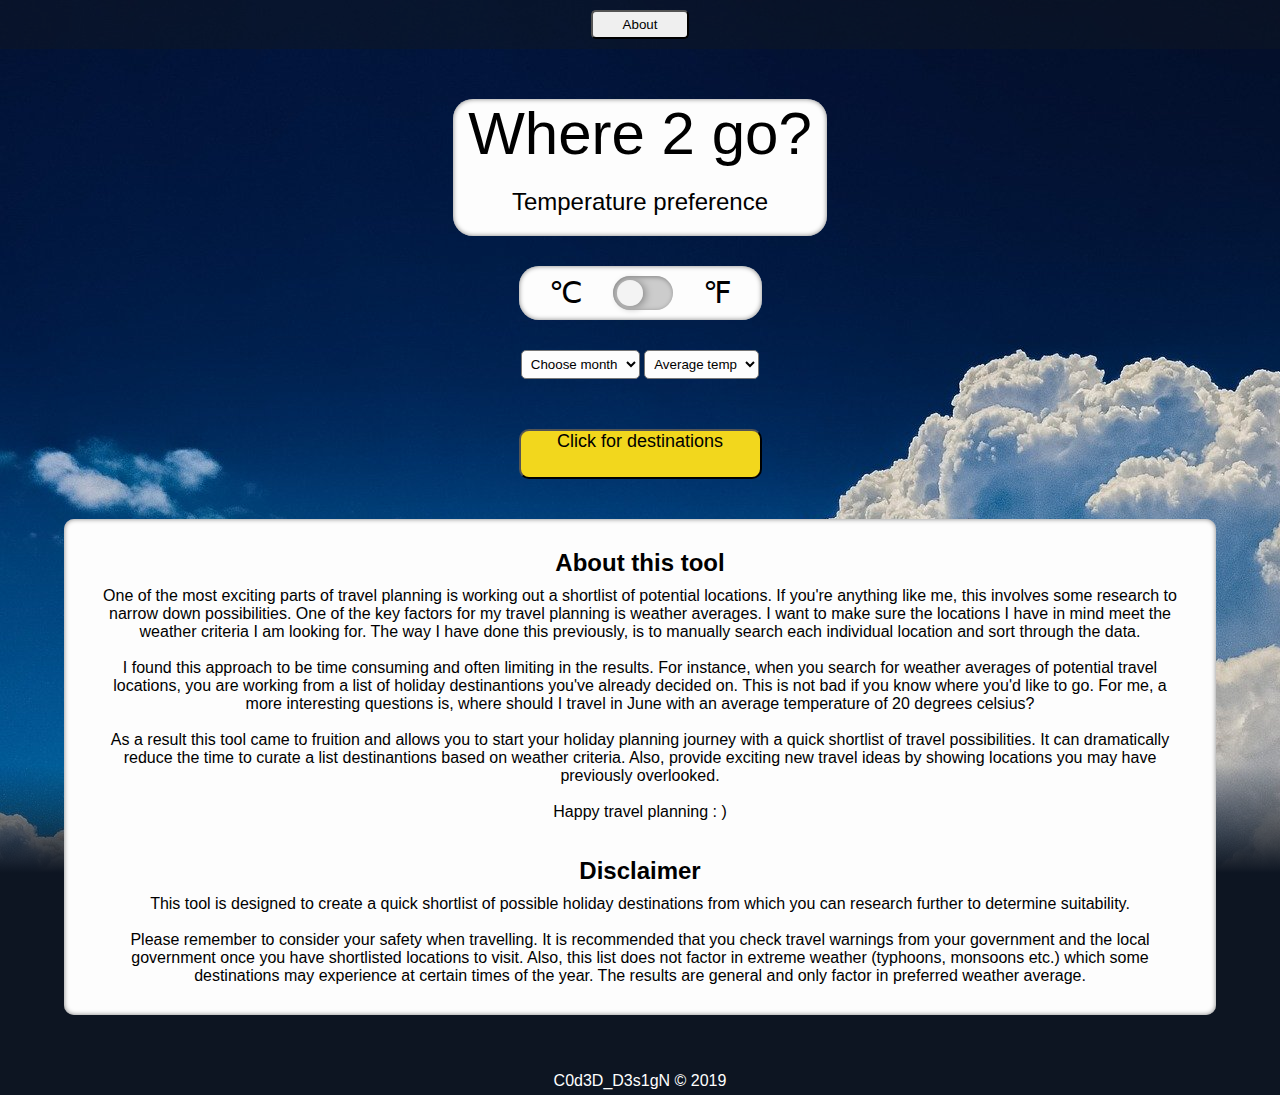
<file: index.html>
<!DOCTYPE html>

<html lang="en">

<html>

<head>
    <meta charset="UTF-8">
    <meta name="description" content="">
    <meta name="keywords" content="Holiday weather, holiday planning">
    <meta name="author" content="C0d3D_D3s1gN">
    <meta name="viewport" content="width=device-width, initial-scale=1.0">
    <link rel="stylesheet" type="text/css" href="styles/style.css">
    <script src="scripts/sorttable.js"></script>
    <title>JS weather app</title>
    <script src="scripts/script.js" defer></script>
</head>

<body>

    <header>
        <input class="head_buttons" type="button" value="About" onclick="aboutLink();">
    </header>

    <div class="tempHeader">
        <h1>Where 2 go?</h1>
        <h2>Temperature preference</h2>
    </div>
    <div class="average-temp">
        <div class="tempToggle">
            <label class="labels">&#8451</label>
            <div class="switch-div">
                <label class="switch">
                    <input id="tempCheckbox" type="checkbox" onchange="tempToggle()">
                    <span id="tempSlider" class="slider round"></span>
                </label>
            </div>
            <label class="labels">&#8457</label>
        </div>

        <form>
            <div id="ogMenus">
                <select id="month_menu">
                    <option disabled selected>Choose month</option>
                    <option value="Jan">January</option>
                    <option value="Feb">February</option>
                    <option value="Mar">March</option>
                    <option value="Apr">April</option>
                    <option value="May">May</option>
                    <option value="Jun">June</option>
                    <option value="Jul">July</option>
                    <option value="Aug">August</option>
                    <option value="Sep">September</option>
                    <option value="Oct">October</option>
                    <option value="Nov">November</option>
                    <option value="Dec">December</option>
                </select>
                <select id="avgCelsiusTemp_menu">
                    <option disabled selected>Average temp</option>
                    <option value="-10">-10 to -6</option>
                    <option value="-5">-5 to -1</option>
                    <option value="0">0 to 4</option>
                    <option value="5">5 to 9</option>
                    <option value="10">10 to 14</option>
                    <option value="15">15 to 19</option>
                    <option value="20">20 to 24</option>
                    <option value="25">25 to 29</option>
                    <option value="30">30 to 34</option>
                </select>

                <select id="avgFahrenTemp_menu">
                    <option disabled selected>Average temp</option>
                    <option value="14">14 - 22</option>
                    <option value="23">23 - 31</option>
                    <option value="32">32 - 40</option>
                    <option value="41">41 - 49</option>
                    <option value="50">50 - 58</option>
                    <option value="59">59 - 67</option>
                    <option value="68">68 - 76</option>
                    <option value="77">77 - 85</option>
                    <option value="86">86- 94</option>
                </select>

                <button id="submit_button" name="submit" type="button"
                    onclick="combinedWeatherTable(); return false;">Click for destinations</button>
            </div>

            <input id="resetButton" value="New Search" type="submit" onclick="resetTable();">

        </form>
    </div>

    <div id="intro-text">
        <h2>About this tool</h2>
        <p>One of the most exciting parts of travel planning is working out a shortlist of potential locations. If
            you're anything like me, this involves some research to narrow down possibilities. One of the key factors
            for my travel planning is weather averages. I want to make sure the locations I have in mind meet the
            weather criteria I am looking for. The way I have done this previously, is to manually search each
            individual location and sort through the data.</p><br>

        <p>I found this approach to be time consuming and often limiting in the results. For instance, when you search
            for weather averages of potential travel locations, you are working from a list of holiday destinantions
            you've already decided on. This is not bad if you know where you'd like to go.
            For me, a more interesting questions is,

            where should I travel in June with an average temperature of 20 degrees celsius?</p><br>

        <p>As a result this tool came to fruition and allows you to start your holiday planning journey with a quick
            shortlist of travel possibilities. It can dramatically reduce the time to curate a list destinantions based
            on weather criteria. Also, provide exciting new travel ideas by showing locations you may have previously
            overlooked.</p><br>

        <p>Happy travel planning : )</p><br><br>

        <h2>Disclaimer</h2>

        <p>This tool is designed to create a quick shortlist of possible holiday destinations from which you can
            research further to determine suitability.</p><br>

        <p>Please remember to consider your safety when travelling. It is recommended that you check travel warnings
            from your government and the local government once you have shortlisted locations to visit. Also, this list
            does not factor in extreme weather (typhoons, monsoons etc.) which some destinations may experience at
            certain times of the year. The results are general and only factor in preferred weather average.</p>

    </div>

    <div id="error-text">
        <p>Sorry we couldn't find any results matching your search. Please try another temperature range.</p>
    </div>

    <table id="t01" class="sortable">
        <caption id="table-caption"></caption>
        <tr id="table-header">
            <th class="top-left">Country</th>
            <th>City</th>
            <th id="average_sort">Avg Temp</th>
            <th class="top-right">Avg rain (days)</th>
        </tr>
        <tr class="item">
            <td id="country"></td>
            <td id="where"></td>
            <td id="meanTemp"></td>
            <td id="avgRain"></td>
        </tr>
    </table>

    <table id="mobileTable" class="sortable">
        <caption id="mobile-caption"></caption>
        <tr id="mobile-header">
            <th class="top-left">Destination</th>
            <th id="mobile_sort">Avg Temp</th>
            <th class="top-right">Avg rain (days)</th>
        </tr>
        <tr class="item">
            <td id="destination"></td>
            <td id="avgTemp"></td>
            <td id="rainAvg"></td>
        </tr>
    </table>

    <footer>
        <p>C0d3D_D3s1gN &#169; 2019</p>
    </footer>

</body>

</html>
</file>
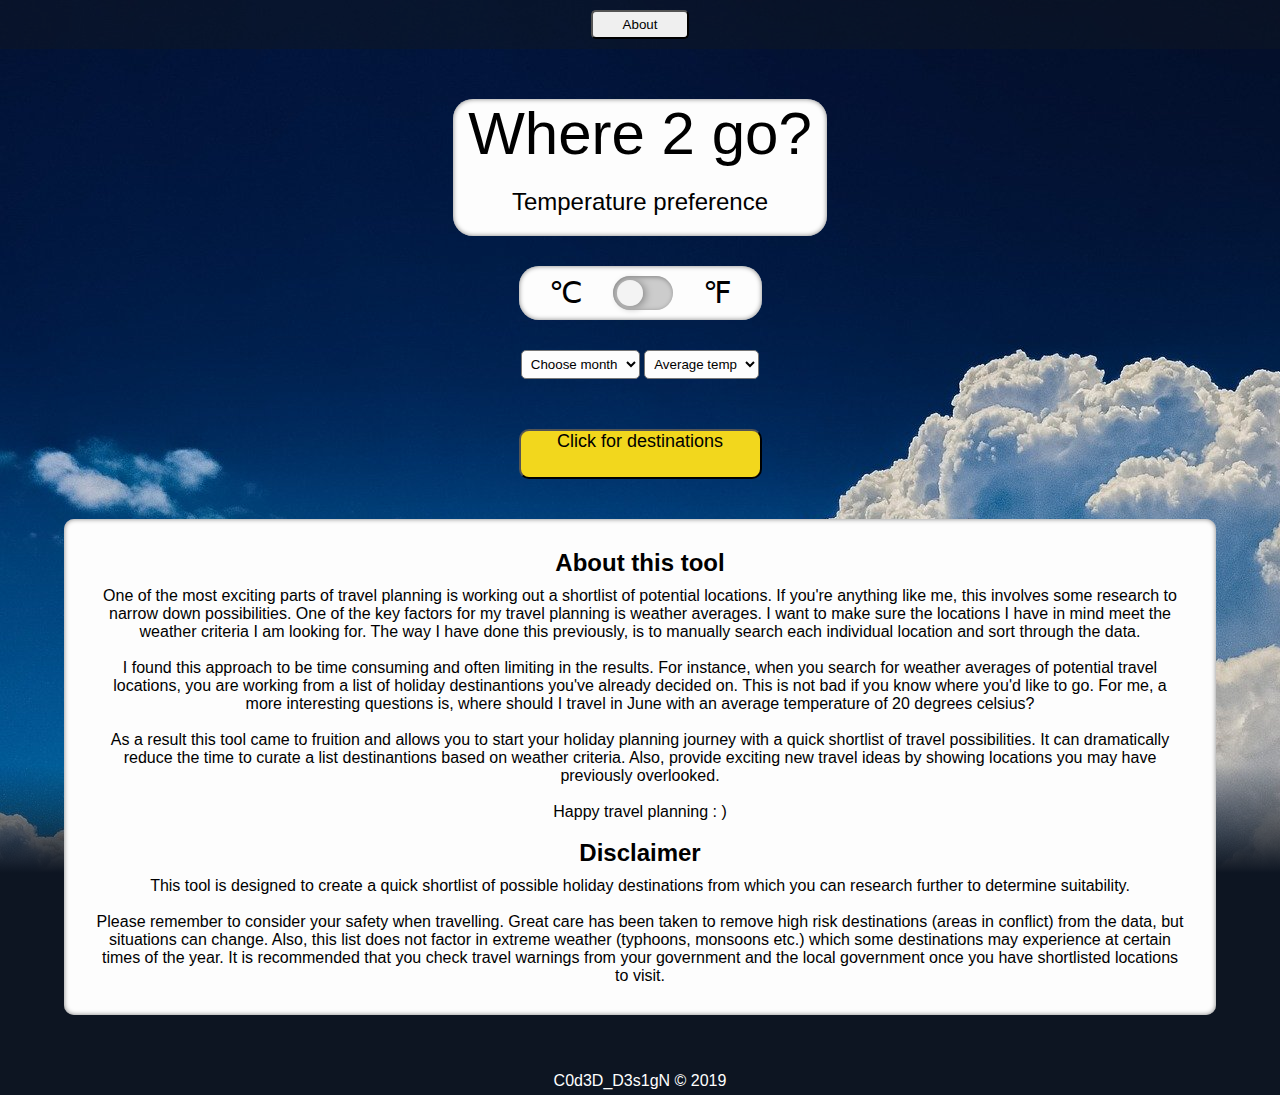
<file: indexBackup.html>
<!DOCTYPE html>

<html lang="en">

<html>

<head>
    <meta charset="UTF-8">
    <meta name="description" content="Template">
    <meta name="keywords" content="HTML,CSS,XML,JavaScript">
    <meta name="author" content="John Doe">
    <meta name="viewport" content="width=device-width, initial-scale=1.0">
    <link rel="stylesheet" type="text/css" href="styles/style.css">
    <script src="scripts/sorttable.js"></script>
    <title>JS weather app</title>
    <script src="scripts/script.js" defer></script>
</head>

<body>

    <!-- <video autoplay muted loop id="myVideo">
        <source src="videos/Sea.mp4" type="video/mp4">
      </video> -->

    <header>
        <input class="head_buttons" type="button" value="About" onclick="aboutLink();">
        <!-- <input class="head_buttons" type="button" value="Donate"> -->
    </header>
    <!-- <img src="//lh5.ggpht.com/XJZJYLBAMMyyV3e0oY1jTiBxmA17G4BI_2KLG3MlEsVFUjHBBB1VHy1SgCd9gWwbZnlitH3T=w234" height="auto" id="googleAd"> -->
    <!-- <div class="ads">
    <img src="//lh5.ggpht.com/XJZJYLBAMMyyV3e0oY1jTiBxmA17G4BI_2KLG3MlEsVFUjHBBB1VHy1SgCd9gWwbZnlitH3T=w234" height="auto" id="smallerAd">
<img src="//lh5.ggpht.com/XJZJYLBAMMyyV3e0oY1jTiBxmA17G4BI_2KLG3MlEsVFUjHBBB1VHy1SgCd9gWwbZnlitH3T=w234" height="auto" id="smallerAdRight">
</div> -->
    <div class="tempHeader">
        <h1>Where 2 go?</h1>
        <!-- <i class="fa fa-sun-o fa-6x" aria-hidden="true"></i> -->
        <!-- <i class="fa fa-snowflake-o" aria-hidden="true"></i> -->
    <h2>Temperature preference</h2>
    </div>
    <div class="average-temp">
        <div class="tempToggle">
            <label class="labels">&#8451</label>
            <div class="switch-div">
            <label class="switch">
                <input id="tempCheckbox" type="checkbox" onchange="tempToggle()">
                <span id="tempSlider" class="slider round"></span>
            </label>
            </div>
            <label class="labels">&#8457</label>
        </div>

        <form>
            <div id="ogMenus">
            <select id="month_menu">
                <option disabled selected>Choose month</option>
                <option value="Jan">January</option>
                <option value="Feb">February</option>
                <option value="Mar">March</option>
                <option value="Apr">April</option>
                <option value="May">May</option>
                <option value="Jun">June</option>
                <option value="Jul">July</option>
                <option value="Aug">August</option>
                <option value="Sep">September</option>
                <option value="Oct">October</option>
                <option value="Nov">November</option>
                <option value="Dec">December</option>
            </select>
            <select id="avgCelsiusTemp_menu">
                <option disabled selected>Average temp</option>
                <!-- <option value="-15">-15 - -11</option> -->
                <option value="-10">-10 to -6</option>
                <option value="-5">-5 to -1</option>
                <option value="0">0 to 4</option>
                <option value="5">5 to 9</option>
                <option value="10">10 to 14</option>
                <option value="15">15 to 19</option>
                <option value="20">20 to 24</option>
                <option value="25">25 to 29</option>
                <option value="30">30 to 34</option>
                <!-- <option value="35">35 - 39</option> -->
            </select>

            <select id="avgFahrenTemp_menu">
                <option disabled selected>Average temp</option>
                <!-- <option value="5">5 - 13</option> -->
                <option value="14">14 - 22</option>
                <option value="23">23 - 31</option>
                <option value="32">32 - 40</option>
                <option value="41">41 - 49</option>
                <option value="50">50 - 58</option>
                <option value="59">59 - 67</option>
                <option value="68">68 - 76</option>
                <option value="77">77 - 85</option>
                <option value="86">86- 94</option>
                <!-- <option value="95">95 - 103</option> -->
            </select>

            <!-- <input id="submit_button" name="submit" type="submit" onclick="combinedWeatherTable(); return false;"> -->
            <!-- <label for="submit_button" id="submit_label">Click for your departures</label> -->
            <!-- <input id="submit_button" name="submit" type="image" src="/images/plane-icon.png" onclick="combinedWeatherTable(); return false;"> -->
            <button id="submit_button" name="submit" type="button" onclick="combinedWeatherTable(); return false;">Click for destinations</button>
            </div>
            <!-- <div id="resetButton"> -->
            <input id="resetButton" value="New Search" type="submit" onclick="resetTable();">
            <!-- <button id="resetButton" name="submit" type="button" onclick="resetTable();"></button> -->
            <!-- </div> -->
        </form>
    </div>

    <div id="intro-text">
        <h2>About this tool</h2>
        <p>One of the most exciting parts of travel planning is working out a shortlist of potential locations. If you're anything like me, this involves some research to narrow down possibilities. One of the key factors for my travel planning is weather averages. I want to make sure the locations I have in mind meet the weather criteria I am looking for. The way I have done this previously, is to manually search each individual location and sort through the data.</p><br>

        <p>I found this approach to be time consuming and often limiting in the results. For instance, when you search for weather averages of potential travel locations, you are working from a list of holiday destinantions you've already decided on. This is not bad if you know where you'd like to go. 
        For me, a more interesting questions is, 
            
        where should I travel in June with an average temperature of 20 degrees celsius?</p><br>
            
        <p>As a result this tool came to fruition and allows you to start your holiday planning journey with a quick shortlist of travel possibilities. It can dramatically reduce the time to curate a list destinantions based on weather criteria. Also, provide exciting new travel ideas by showing locations you may have previously overlooked.</p><br>
            
        Happy travel planning : ) <br><br> 

        <h2>Disclaimer</h2>  

        <p>This tool is designed to create a quick shortlist of possible holiday destinations from which you can research further to determine suitability.</p><br>  

        <p>Please remember to consider your safety when travelling. Great care has been taken to remove high risk destinations (areas in conflict) from the data, but situations can change. Also, this list does not factor in extreme weather (typhoons, monsoons etc.) which some destinations may experience at certain times of the year. It is recommended that you check travel warnings from your government and the local government once you have shortlisted locations to visit.</p>

    </div>

    <div id="error-text">
        <p>Sorry we couldn't find any results matching your search. Please try another temperature range.</p>
    </div>

    <table id="t01" class="sortable">
        <caption id="table-caption"></caption>
        <tr id="table-header">
            <th class="top-left">Country</th>
            <th>City</th>
            <th id="average_sort">Avg Temp</th>
            <th class="top-right">Avg rain (days)</th>
        </tr>
        <tr class="item">
            <td id="country"></td>
            <td id="where"></td>
            <td id="meanTemp"></td>
            <td id="avgRain"></td>
        </tr>
    </table>

    <table id="mobileTable" class="sortable">
        <caption id="mobile-caption"></caption>
        <tr id="mobile-header">
            <th class="top-left">Destination</th>
            <th id="mobile_sort">Avg Temp</th>
            <th class="top-right">Avg rain (days)</th>
        </tr>
        <tr class="item">
            <td id="destination"></td>
            <td id="avgTemp"></td>
            <td id="rainAvg"></td>
        </tr>
    </table>

    <!-- <img src="//lh5.ggpht.com/XJZJYLBAMMyyV3e0oY1jTiBxmA17G4BI_2KLG3MlEsVFUjHBBB1VHy1SgCd9gWwbZnlitH3T=w234" height="auto" id="googleAdBottom"> -->

    <footer>
        <p>C0d3D_D3s1gN &#169; 2019</p>
    </footer>

</body>

</html>
</file>
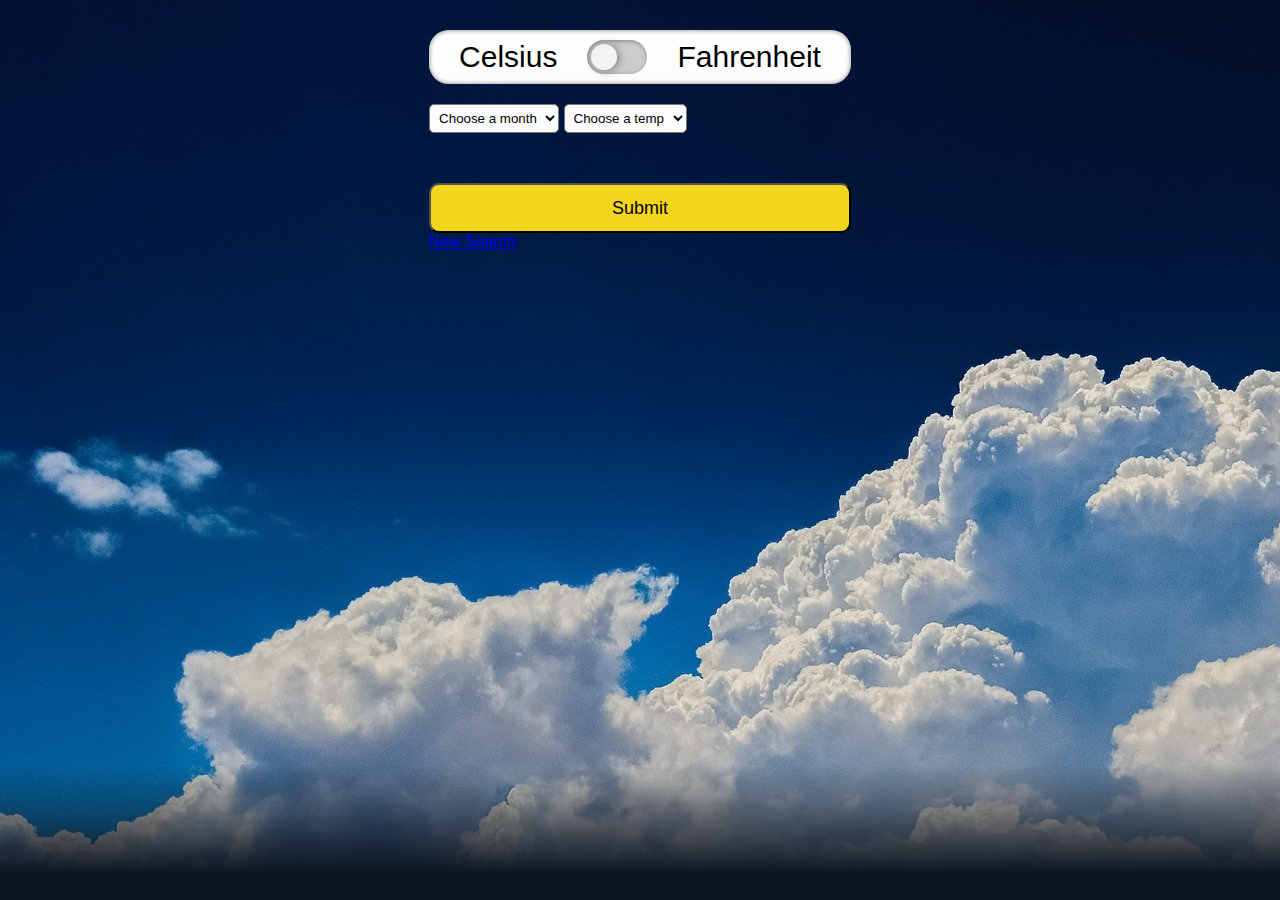
<file: new-search.html>
<!DOCTYPE html>

<html lang="en">

<html>

<head>
    <meta charset="UTF-8">
    <meta name="description" content="Template">
    <meta name="keywords" content="HTML,CSS,XML,JavaScript">
    <meta name="author" content="John Doe">
    <meta name="viewport" content="width=device-width, initial-scale=1.0">
    <link rel="stylesheet" type="text/css" href="/styles/style.css">
    <script src="scripts/sorttable.js"></script>
    <title>JS weather app</title>
    <script src="scripts/script.js" defer></script>
</head>

<body>

    <div class="average-temp">
        <div class="tempToggle">
            <label class="labels">Celsius</label>
            <div class="siwtch-div">
            <label class="switch">
                <input id="tempCheckbox" type="checkbox" onchange="tempToggle()">
                <span class="slider round"></span>
            </label>
            </div>
            <label class="labels">Fahrenheit</label>
        </div>

        <form>
            <select id="month_menu">
                <option disabled selected>Choose a month</option>
                <option value="Jan">January</option>
                <option value="Feb">February</option>
                <option value="Mar">March</option>
                <option value="Apr">April</option>
                <option value="May">May</option>
                <option value="Jun">June</option>
                <option value="Jul">July</option>
                <option value="Aug">August</option>
                <option value="Sep">September</option>
                <option value="Oct">October</option>
                <option value="Nov">November</option>
                <option value="Dec">December</option>
            </select>
            <select id="avgCelsiusTemp_menu">
                <option disabled selected>Choose a temp</option>
                <!-- <option value="-15">-15 - -11</option> -->
                <option value="-10">-10 - -6</option>
                <option value="-5">-5 - -1</option>
                <option value="0">0 - 4</option>
                <option value="5">5 - 9</option>
                <option value="10">10 - 14</option>
                <option value="15">15 - 19</option>
                <option value="20">20 - 24</option>
                <option value="25">25 - 29</option>
                <option value="30">30 - 34</option>
                <!-- <option value="35">35 - 39</option> -->
            </select>

            <select id="avgFahrenTemp_menu">
                <option disabled selected>Choose a temp</option>
                <!-- <option value="5">5 - 13</option> -->
                <option value="14">14 - 22</option>
                <option value="23">23 - 31</option>
                <option value="32">32 - 40</option>
                <option value="41">41 - 49</option>
                <option value="50">50 - 58</option>
                <option value="59">59 - 67</option>
                <option value="68">68 - 76</option>
                <option value="77">77 - 85</option>
                <option value="86">86 - 94</option>
                <!-- <option value="95">95 - 103</option> -->
            </select>

            <input id="submit_button" name="submit" type="submit" onclick="combinedWeatherTable(); return false;">
            <a href="new-search.html">New Search</a>

        </form>
    </div>

    <table id="t01" class="sortable">
        <caption id="table-caption"></caption>
        <tr id="table-header">
            <th class="top-left">Country</th>
            <th>City</th>
            <th id="average_sort">Average</th>
            <th class="top-right">Avg rain (days)</th>
        </tr>
        <tr class="item">
            <td id="country"></td>
            <td id="where"></td>
            <td id="meanTemp"></td>
            <td id="avgRain"></td>
        </tr>
    </table>

</body>

</html>
</file>
<file: styles/style.css>
* {
  margin: 0;
  padding: 0;
  box-sizing: border-box;
}

body {
  position: relative;
  min-height: 100vh;
  width: 100%;
  display: -webkit-box;
  display: flex;
  -webkit-box-orient: vertical;
  -webkit-box-direction: normal;
  flex-direction: column;
  -webkit-box-align: center;
  align-items: center;
  background-image: -webkit-gradient(linear, left top, left bottom, color-stop(55vh, rgba(253, 253, 253, 0)), color-stop(95vh, rgba(253, 253, 253, 1))), url(../images/atmosphere.jpg);
  background-image: linear-gradient(to bottom, rgba(36, 116, 81, 0) 85vh, rgb(13, 21, 34) 97vh), url(../images/clouds.jpg);
  background-repeat: no-repeat;
  font-family: 'Segoe UI', Tahoma, Verdana, sans-serif;
  color: white;
}

header {
  width: 100%;
  min-height: 40px;
  background: rgba(13, 21, 34, 0.5);
  text-align: center;
  padding-top: 10px;
  margin-bottom: 50px;
}

.head_buttons {
  padding: 5px 30px;
  margin-bottom: 10px;
  border-radius: 5px;
}

#googleAd {
  box-shadow: inset 0 0 5px grey;
  margin: 20px 0 20px 0;
  bottom: 0;
}

#googleAdBottom {
  display: none;
  box-shadow: inset 0 0 5px grey;
}

.tempHeader {
  margin-top: 0px;
  background-color: rgba(253, 253, 253, 1);
  color: black;
  padding: 0 15px 20px 15px;
  border-radius: 20px;
  box-shadow: inset 0 0 5px grey;
  /* box-shadow: inset 1px 1px 5px grey; */
}

.tempHeader h1 {
  font-size: 60px;
  text-align: center;
  padding-bottom: 20px;
  font-weight: 300;
}

.tempHeader h2 {
  font-weight: 300;
  text-align: center;
}

.average-temp {
  margin-top: 20px;
}

/* Temp toggle switch */

/* The switch - the box around the slider */

.tempToggle {
  width: 100%;
  display: -webkit-inline-box;
  display: inline-flex;
  -webkit-box-pack: center;
  justify-content: center;
  margin-bottom: 20px;
  margin-top: 10px;
  background-color: rgba(253, 253, 253, 1);
  padding: 10px 0;
  border-radius: 20px;
  box-shadow: inset 0 0 5px grey;
}

.tempToggle h2 {
  display: inline-block;
}

.switch {
  position: relative;
  display: -webkit-box;
  display: flex;
  width: 60px;
  height: 34px;
}

/* Hide default HTML checkbox */

.switch input {
  opacity: 0;
  width: 0;
  height: 0;
}

.labels {
  line-height: 34px;
  padding: 0 30px;
  font-size: 30px;
  color: black;
}

/* The slider */

.slider {
  position: absolute;
  cursor: pointer;
  top: 0;
  left: 0;
  right: 0;
  bottom: 0;
  background-color: #ccc;
  box-shadow: inset 1px 1px 5px grey;
}

.slider:before {
  position: absolute;
  content: "";
  height: 26px;
  width: 26px;
  left: 4px;
  bottom: 4px;
  background-color: rgba(253, 253, 253, 0.8);
  box-shadow: 2px 1px 8px grey;
}

input:checked+.slider:before {
  -webkit-transform: translateX(26px);
  transform: translateX(26px);
}

/* Rounded sliders */

.slider.round {
  border-radius: 34px;
}

.slider.round:before {
  border-radius: 50%;
}

#ogMenus {
  padding-top: 10px;
  text-align: center;
}

#submit_label {
  width: 100%;
  display: -webkit-box;
  display: flex;
  -webkit-box-pack: center;
  justify-content: center;
  padding-top: 25px;
  font-size: 20px;
}

#submit_button {
  display: -webkit-box;
  display: flex;
  margin: 0 auto;
  margin-top: 50px;
  width: 100%;
  height: 50px;
  border-radius: 10px;
  background: rgba(255, 224, 25, 0.95);
  justify-content: center;
  font-size: 18px;
}

#resetButton {
  display: none;
  -webkit-box-pack: center;
  justify-content: center;
  margin-top: 15px;
  margin-bottom: 15px;
  width: 100%;
  height: 50px;
  border-radius: 10px;
  background: rgba(255, 224, 25, 0.95);
  justify-content: center;
  font-size: 18px;
}

#intro-text {
  width: 90%;
  text-align: center;
  margin-top: 40px;
  background-color: rgba(253, 253, 253, 1);
  color: black;
  padding: 30px;
  border-radius: 10px;
  box-shadow: inset 0 0 5px grey;
  margin-bottom: 80px;
}

#error-text {
  display: none;
  width: 90%;
  text-align: center;
  margin-top: 40px;
  background-color: rgba(253, 253, 253, 1);
  color: black;
  padding: 30px;
  border-radius: 10px;
  box-shadow: inset 0 0 5px grey;
  margin-bottom: 80px;
}

#intro-text h2 {
  padding-bottom: 10px;
}

/* temp menus & buttons displayed initally onload*/

#avgCelsiusTemp_menu {
  display: initial;
}

#avgFahrenTemp_menu {
  display: none;
}

#table-caption,
#mobile-caption {
  padding: 10px;
  color: black;
  background-color: rgba(253, 253, 253, 1);
  margin: 20px 0px;
  border-radius: 10px;
  box-shadow: inset 0 0 5px grey;
  font-weight: bold;
  font-size: 17px;
}

.effects_container {
  box-shadow: 2px 3px 10px black;
}

#month_menu,
#avgCelsiusTemp_menu,
#avgFahrenTemp_menu {
  background-color: rgba(253, 253, 253, 1);
  padding: 5px 5px;
  display: inline-block;
  margin: 0 auto;
  border-radius: 5px;
  font-family: 'Segoe UI', Tahoma, Verdana, sans-serif;
}

#t01 {
  margin-bottom: 60px;
  width: 90vw;
  display: none;
  background: rgba(253, 253, 253, 1);
  color: black;
  padding: 5px 5px 10px 5px;
  border-radius: 10px;
  box-shadow: inset 0 0 5px grey;
  -webkit-transition: 0.5ms;
  transition: 0.5ms;
}

#mobileTable {
  margin-bottom: 80px;
  width: 90vw;
  display: none;
  background: rgba(253, 253, 253, 1);
  color: black;
  padding: 5px 5px 10px 5px;
  border-radius: 10px;
  box-shadow: inset 0 0 5px grey;
  -webkit-transition: 0.5ms;
  transition: 0.5ms;
}

.top-left {
  border-top-left-radius: 10px;
}

.top-right {
  border-top-right-radius: 10px;
}

tr {
  height: 0px;
  position: relative;
  width: 110%;
  left: -9px;
  top: 38px;
  content: " ";
  line-height: 32px;
  background-color: rgba(253, 253, 253, 0.8);
}

td {
  font-size: 16px;
  padding: 0 7px;
  box-shadow: inset 0 1px 5px black;
  background-color: rgba(253, 253, 253, 0.8);
}

#t01 th,
#mobileTable th {
  text-align: left;
  text-transform: uppercase;
  padding: 7px;
}

footer {
  position: absolute;
  width: 100%;
  bottom: 0;
  color: white;
  text-align: center;
  z-index: 1;
}

footer p {
  padding: 5px 0;
}

/* Media queries */

@media screen and (min-height: 750px) {
  #googleAdBottom {
    display: initial;
    position: absolute;
    bottom: 60px;
  }
}

@media screen and (max-width: 500px) {
  .tempHeader h1 {
    font-size: 50px;
  }

  .tempHeader {
    width: 90%;
  }

  #mobile-caption {
    font-weight: initial;
  }
}

@media screen and (max-width: 440px) {
  #table-caption {
    font-weight: normal;
  }
}

@media screen and (max-width: 380px) {
  th {
    font-size: 13px;
  }

  td {
    font-size: 13px;
  }
}

@media screen and (max-width: 350px) {
  th {
    font-size: 12px;
  }

  td {
    font-size: 12px;
  }
}

@media screen and (max-width: 340px) {
  .tempHeader h1 {
    font-size: 40px;
  }
}
</file>
